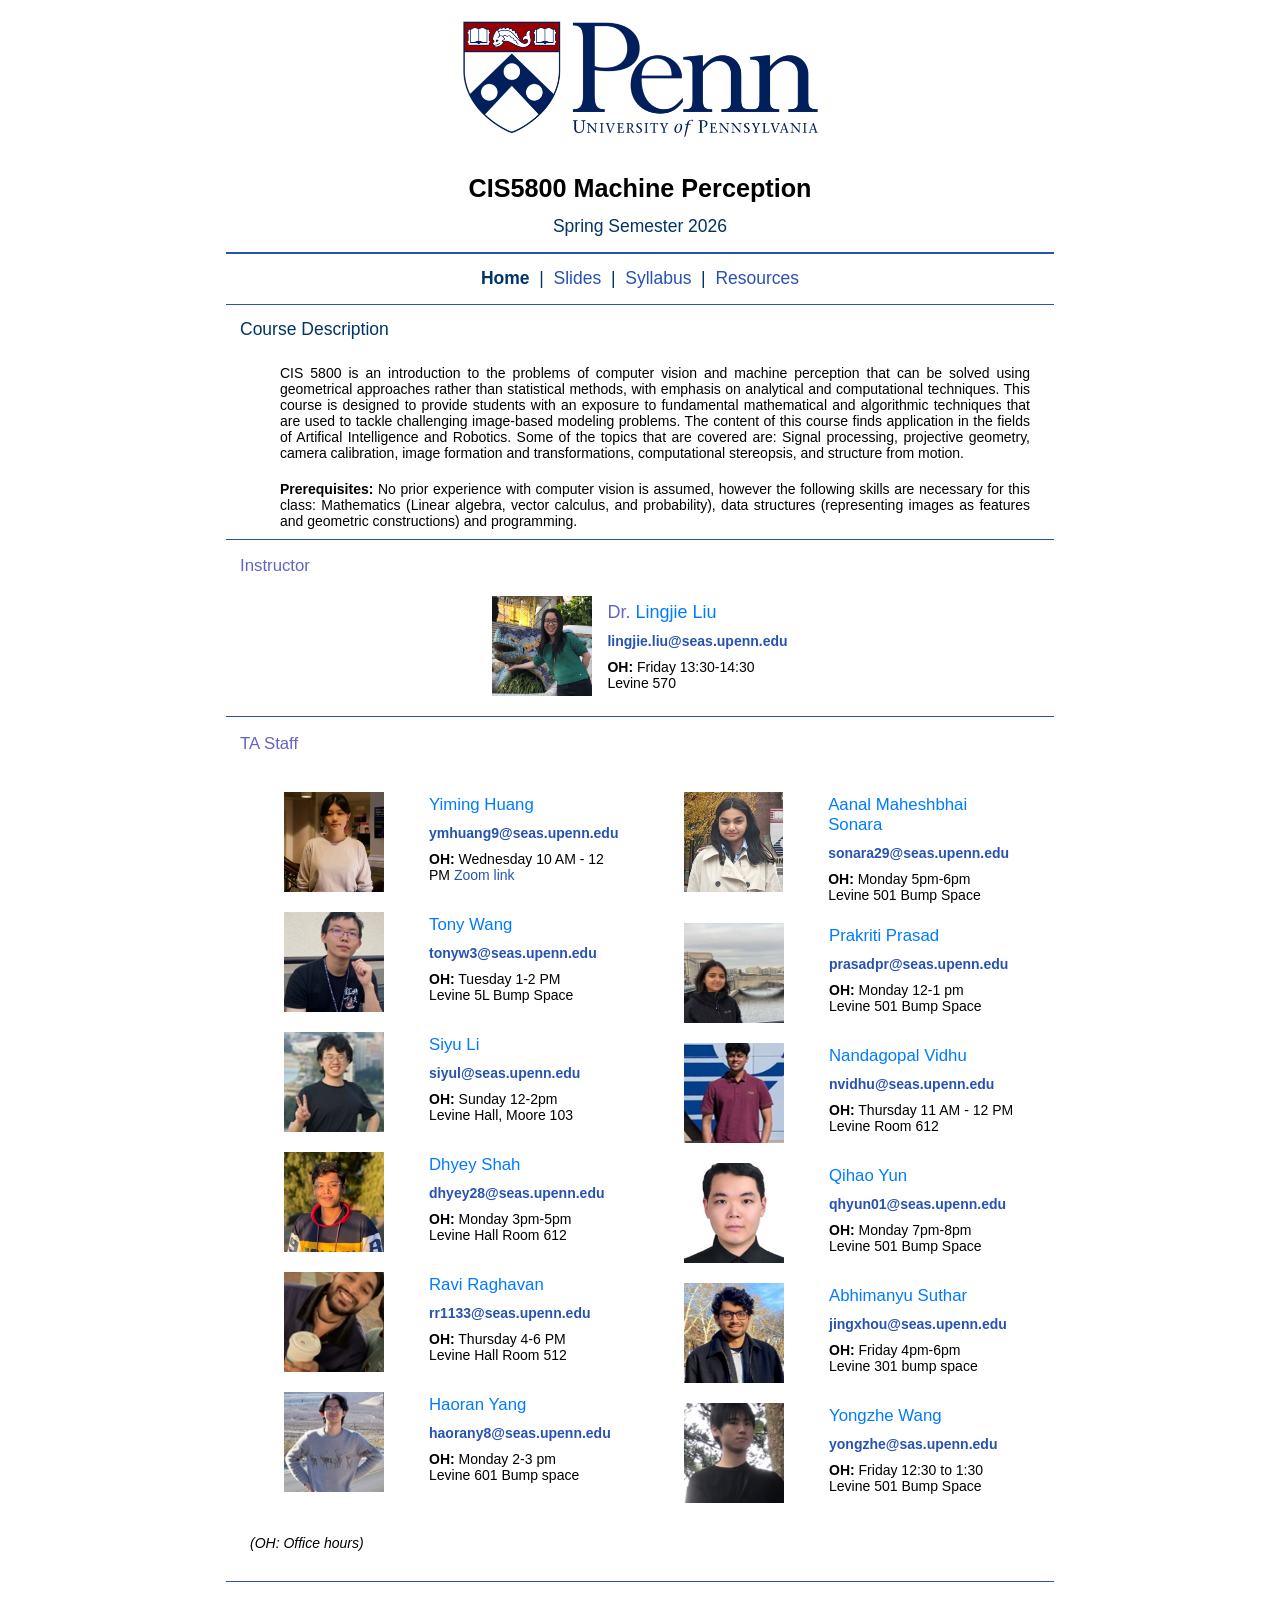
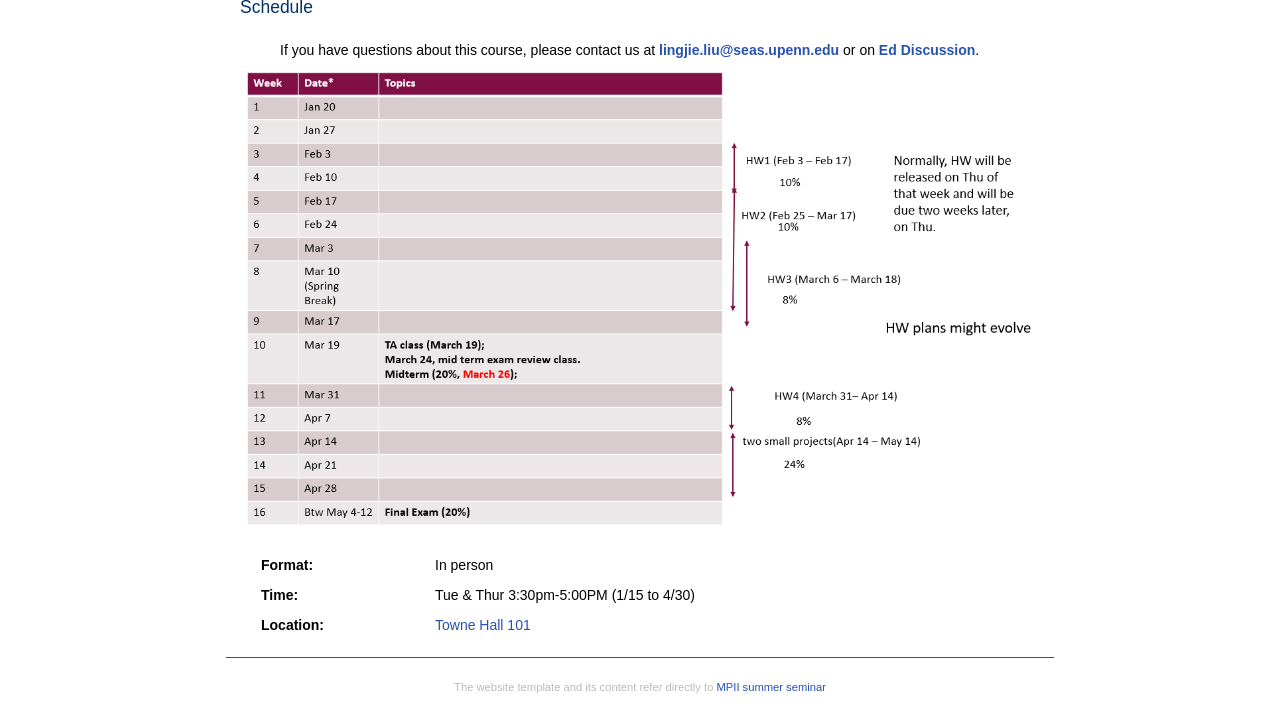
<file: index.html>
<!DOCTYPE html>
<html>

<meta http-equiv="content-type" content="text/html;charset=utf-8" />

<head>
	<meta http-equiv="Content-Type" content="text/html; charset=UTF-8">

	<title>CIS5800 Machine Perception – Spring Semester 2026</title>
	<link rel="shortcut icon" href="data/penn_logo.png">
	<link rel="stylesheet" type="text/css" href="data/gvv.css">
	<link rel="stylesheet" type="text/css" href="data/seminar.css">
</head>


<body data-new-gr-c-s-check-loaded="14.1121.0" data-gr-ext-installed="">
	<div id="wrap">
		<div style="text-align: center">
			<a href="https://www.upenn.edu/"><img src="data/full_penn_logo.png" alt="Logos of UPenn" width="400"></a>
		</div>

		<h1 style="text-align: center;">CIS5800 Machine Perception</h1>
		<h2 style="text-align: center;">Spring Semester 2026</h2>
		<hr>
		<hr>
		<h2 style="text-align: center;">
			<b>Home</b> &nbsp;|&nbsp;
			<a href="slides.html">Slides</a> &nbsp;|&nbsp;
			<a href="syllabus.html">Syllabus</a> &nbsp;|&nbsp;
			<a href="resource.html">Resources</a>
		</h2>
		<hr>
		<!-- Course Info -->
		<h2><a name="course-info">Course Description</a></h2>
		<p>CIS 5800 is an introduction to the problems of computer vision and machine perception that can be solved using geometrical approaches rather than statistical methods, with emphasis on analytical and computational techniques. This course is designed to provide students with an exposure to fundamental mathematical and algorithmic techniques that are used to tackle challenging image-based modeling problems. The content of this course finds application in the fields of Artifical Intelligence and Robotics. Some of the topics that are covered are: Signal processing, projective geometry, camera calibration, image formation and transformations, computational stereopsis, and structure from motion.</p>

		<p><b>Prerequisites:</b> No prior experience with computer vision is assumed, however the following skills are necessary for this class: Mathematics (Linear algebra, vector calculus, and probability), data structures (representing images as features and geometric constructions) and programming.</p>
		
		<!-- Instructor Info -->
		<hr>
		<h3>Instructor</h3>
		<div style="display: flex; align-items: center; justify-content: center; margin: 20px;">
			<img src="data/Lingjie_Liu.png" alt="Lingjie Liu" style="width: 100px; height: 100px; margin-right: 15px; object-fit: cover;">
			<div>
			  <h3 style="margin: 0; font-size: 18px; text-align: left;">
				Dr. <a href="https://lingjie0206.github.io/" style="text-decoration: none; color: #007bff;">Lingjie Liu</a>
			  </h3>
			  <p style="margin: 0; margin-left: -30px;"><b><a href="mailto:lingjie.liu@seas.upenn.edu">lingjie.liu@seas.upenn.edu</a></b></p>
			  <p style="margin: 0; margin-left: -30px;"><b>OH:</b> Friday 13:30-14:30<br>Levine 570</p>
			</div>
		  </div>

		<!-- TA Info -->
		 <hr>
		<h3>TA Staff</h3>
		<!--
		<div style="text-align: center">
			<img src="data/TA_Info.png" alt="Preliminary Syllabus:" width="100%"></a>
		</div>
		<br>-->

		<div id="ta-section">
			<table style="width: 100%; border-collapse: collapse;">
				<tr>
					<td style="width: 50%; vertical-align: top; padding: 0 10px;">
						<div class="ta" style="display: flex; align-items: top; margin: 20px;">
							<img src="data/TA_profiles/yiming.png" alt="TA Photo" class="ta-photo" style="width: 100px; height: 100px; margin-right: 15px; object-fit: cover;">
							<div style="margin-top: -7px;">
								<p style="margin: 0;"><a href="#" style="text-decoration: none; color: #007bff;font-size: 1.2em;">Yiming Huang</a></p>
								<p style="margin: 0;"><b><a href="mailto:ymhuang9@seas.upenn.edu">ymhuang9@seas.upenn.edu</a></b></p>
								<p style="margin: 0;"><b>OH:</b> Wednesday 10 AM - 12 PM <a href="https://upenn.zoom.us/j/8013153196">Zoom link</a> </p>
							</div>
						</div>
						<div class="ta" style="display: flex; align-items: top; margin: 20px;">
							<img src="data/TA_profiles/TonyWang.jpg" alt="TA Photo" class="ta-photo" style="width: 100px; height: 100px; margin-right: 15px; object-fit: cover;">
							<div style="margin-top: -7px;">
								<p style="margin: 0;"><a href="#" style="text-decoration: none; color: #007bff;font-size: 1.2em;">Tony Wang</a></p>
								<p style="margin: 0;"><b><a href="mailto:tonyw3@seas.upenn.edu">tonyw3@seas.upenn.edu</a></b></p>
								<p style="margin: 0;"><b>OH:</b> Tuesday 1-2 PM<br>Levine 5L Bump Space</p>
							</div>
						</div>
						<div class="ta" style="display: flex; align-items: top; margin: 20px;">
							<img src="data/TA_profiles/SiyuLi.jpg" alt="TA Photo" class="ta-photo" style="width: 100px; height: 100px; margin-right: 15px; object-fit: cover;">
							<div style="margin-top: -7px;">
								<p style="margin: 0;"><a href="#" style="text-decoration: none; color: #007bff;font-size: 1.2em;">Siyu Li</a></p>
								<p style="margin: 0;"><b><a href="mailto:siyul@seas.upenn.edu">siyul@seas.upenn.edu</a></b></p>
								<p style="margin: 0;"><b>OH:</b> Sunday 12-2pm<br>Levine Hall, Moore 103</p>
							</div>
						</div>
						<div class="ta" style="display: flex; align-items: top; margin: 20px;">
							<img src="data/TA_profiles/DhyeyShah.jpg" alt="TA Photo" class="ta-photo" style="width: 100px; height: 100px; margin-right: 15px; object-fit: cover;">
							<div style="margin-top: -7px;">
								<p style="margin: 0;"><a href="#" style="text-decoration: none; color: #007bff;font-size: 1.2em;">Dhyey Shah</a></p>
								<p style="margin: 0;"><b><a href="mailto:dhyey28@seas.upenn.edu">dhyey28@seas.upenn.edu</a></b></p>
								<p style="margin: 0;"><b>OH:</b> Monday 3pm-5pm<br>Levine Hall Room 612</p>
							</div>
						</div>
						<div class="ta" style="display: flex; align-items: top; margin: 20px;">
							<img src="data/TA_profiles/RaviRaghavan.jpg" alt="TA Photo" class="ta-photo" style="width: 100px; height: 100px; margin-right: 15px; object-fit: cover;">
							<div style="margin-top: -7px;">
								<p style="margin: 0;"><a href="#" style="text-decoration: none; color: #007bff;font-size: 1.2em;">Ravi Raghavan</a></p>
								<p style="margin: 0;"><b><a href="mailto:rr1133@seas.upenn.edu">rr1133@seas.upenn.edu</a></b></p>
								<p style="margin: 0;"><b>OH:</b> Thursday 4-6 PM<br>Levine Hall Room 512</p>
							</div>
						</div>
						<div class="ta" style="display: flex; align-items: top; margin: 20px;">
							<img src="data/TA_profiles/HaoranYang.jpg" alt="TA Photo" class="ta-photo" style="width: 100px; height: 100px; margin-right: 15px; object-fit: cover;">
							<div style="margin-top: -7px;">
								<p style="margin: 0;"><a href="#" style="text-decoration: none; color: #007bff;font-size: 1.2em;">Haoran Yang</a></p>
								<p style="margin: 0;"><b><a href="mailto:haorany8@seas.upenn.edu">haorany8@seas.upenn.edu</a></b></p>
								<p style="margin: 0;"><b>OH:</b> Monday 2-3 pm<br>Levine 601 Bump space</p>
							</div>
						</div>
					</td>
					<td style="width: 50%; vertical-align: top; padding: 0 10px;">
						<div class="ta" style="display: flex; align-items: top; margin: 20px;">
							<img src="data/TA_profiles/AanalSonara.jpg" alt="TA Photo" class="ta-photo" style="width: 100px; height: 100px; margin-right: 15px; object-fit: cover;">
							<div style="margin-top: -7px;">
								<p style="margin: 0;"><a href="#" style="text-decoration: none; color: #007bff;font-size: 1.2em;">Aanal Maheshbhai Sonara</a></p>
								<p style="margin: 0;"><b><a href="mailto:sonara29@seas.upenn.edu">sonara29@seas.upenn.edu</a></b></p>
								<p style="margin: 0;"><b>OH:</b> Monday 5pm-6pm<br>Levine 501 Bump Space</p>
							</div>
						</div>
						<div class="ta" style="display: flex; align-items: top; margin: 20px;">
							<img src="data/TA_profiles/prakriti.jpg" alt="TA Photo" class="ta-photo" style="width: 100px; height: 100px; margin-right: 15px; object-fit: cover;">
							<div style="margin-top: -7px;">
								<p style="margin: 0;"><a href="#" style="text-decoration: none; color: #007bff;font-size: 1.2em;">Prakriti Prasad</a></p>
								<p style="margin: 0;"><b><a href="mailto:prasadpr@seas.upenn.edu">prasadpr@seas.upenn.edu</a></b></p>
								<p style="margin: 0;"><b>OH:</b> Monday 12-1 pm<br>Levine 501 Bump Space</p>
							</div>
						</div>
						<div class="ta" style="display: flex; align-items: top; margin: 20px;">
							<img src="data/TA_profiles/NandagopalVidhu.jpg" alt="TA Photo" class="ta-photo" style="width: 100px; height: 100px; margin-right: 15px; object-fit: cover;">
							<div style="margin-top: -7px;">
								<p style="margin: 0;"><a href="#" style="text-decoration: none; color: #007bff;font-size: 1.2em;">Nandagopal Vidhu</a></p>
								<p style="margin: 0;"><b><a href="mailto:nvidhu@seas.upenn.edu">nvidhu@seas.upenn.edu</a></b></p>
								<p style="margin: 0;"><b>OH:</b> Thursday 11 AM - 12 PM<br>Levine Room 612</p>
							</div>
						</div>
						<div class="ta" style="display: flex; align-items: top; margin: 20px;">
							<img src="data/TA_profiles/HoraceYun.jpg" alt="TA Photo" class="ta-photo" style="width: 100px; height: 100px; margin-right: 15px; object-fit: cover;">
							<div style="margin-top: -7px;">
								<p style="margin: 0;"><a href="#" style="text-decoration: none; color: #007bff;font-size: 1.2em;">Qihao Yun</a></p>
								<p style="margin: 0;"><b><a href="mailto:qhyun01@seas.upenn.edu">qhyun01@seas.upenn.edu</a></b></p>
								<p style="margin: 0;"><b>OH:</b> Monday 7pm-8pm<br>Levine 501 Bump Space</p>
							</div>
						</div>
						<div class="ta" style="display: flex; align-items: top; margin: 20px;">
							<img src="data/TA_profiles/AbhimanyuSuthar.jpg" alt="TA Photo" class="ta-photo" style="width: 100px; height: 100px; margin-right: 15px; object-fit: cover;">
							<div style="margin-top: -7px;">
								<p style="margin: 0;"><a href="#" style="text-decoration: none; color: #007bff;font-size: 1.2em;">Abhimanyu Suthar</a></p>
								<p style="margin: 0;"><b><a href="mailto:jingxhou@seas.upenn.edu">jingxhou@seas.upenn.edu</a></b></p>
								<p style="margin: 0;"><b>OH:</b> Friday 4pm-6pm<br>Levine 301 bump space</p>
							</div>
						</div>
						<div class="ta" style="display: flex; align-items: top; margin: 20px;">
							<img src="data/TA_profiles/YongzheWang.jpg" alt="TA Photo" class="ta-photo" style="width: 100px; height: 100px; margin-right: 15px; object-fit: cover;">
							<div style="margin-top: -7px;">
								<p style="margin: 0;"><a href="#" style="text-decoration: none; color: #007bff;font-size: 1.2em;">Yongzhe Wang</a></p>
								<p style="margin: 0;"><b><a href="mailto:yongzhe@sas.upenn.edu">yongzhe@sas.upenn.edu</a></b></p>
								<p style="margin: 0;"><b>OH:</b> Friday 12:30 to 1:30<br>Levine 501 Bump Space</p>
							</div>
						</div>
					</td>
				</tr>
			</table>
		</div>
		<p style="margin-top: -15px; margin-bottom: 30px; margin-left: -20px; font-style: italic;">(OH: Office hours)</p>
		<hr>
		<h2>Schedule</h2>
		

		<p>
			If you have questions about this course, please contact us at
			<b><a href="mailto:lingjie0206@seas.upenn.edu">lingjie.liu@seas.upenn.edu</a></b> or on <b><a
					href="https://edstem.org/us/courses/93331/">Ed Discussion</a></b>.
		</p>

		<div style="text-align: center">
			<img src="data/Syllabus.png" alt="Preliminary Syllabus:" width="100%"></a>
		</div>

		<table>
			<tbody>
				<tr>
					<td class="head" style="width: 160px;">
						Format:
					</td>
					<td>
						In person
					</td>
				</tr>
				<tr>
					<td class="head" style="width: 160px;">
						Time:
					</td>
					<td>
						Tue & Thur 3:30pm-5:00PM (1/15 to 4/30)
					</td>
				</tr>
				<tr>
					<td class="head">
						Location:
					</td>
					<td>
						<a
							href="https://facilities.upenn.edu/maps/locations/towne-building"> Towne Hall
							101</a>
					</td>
				</tr>

			</tbody>
		</table>
		<hr>

		<div id="footer">
			The website template and its content refer directly to <a
				href="https://vcai.mpi-inf.mpg.de/teaching/vcai_seminar_2023/index.html">MPII summer seminar</a> <br>
		</div>

	</div>
</body><grammarly-desktop-integration data-grammarly-shadow-root="true"><template shadowrootmode="open">
		<style>
			div.grammarly-desktop-integration {
				position: absolute;
				width: 1px;
				height: 1px;
				padding: 0;
				margin: -1px;
				overflow: hidden;
				clip: rect(0, 0, 0, 0);
				white-space: nowrap;
				border: 0;
				-moz-user-select: none;
				-webkit-user-select: none;
				-ms-user-select: none;
				user-select: none;
			}

			div.grammarly-desktop-integration:before {
				content: attr(data-content);
			}
		</style>
		<div aria-label="grammarly-integration" role="group" tabindex="-1" class="grammarly-desktop-integration"
			data-content="{&quot;mode&quot;:&quot;full&quot;,&quot;isActive&quot;:true,&quot;isUserDisabled&quot;:false}">
		</div>
	</template></grammarly-desktop-integration>

</html>
</file>
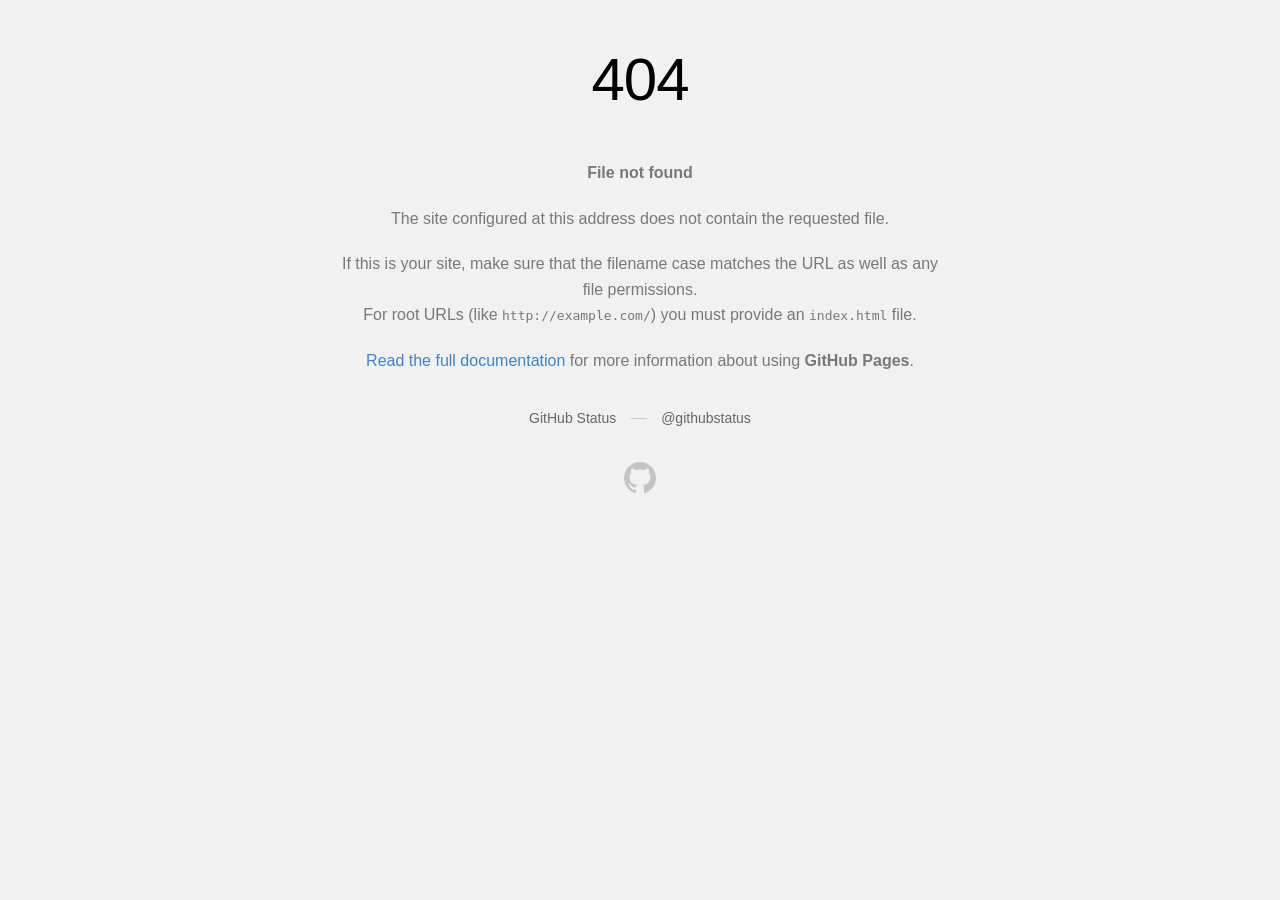
<file: favicon.html>
<!DOCTYPE html>
<html>
  <head>
    <meta http-equiv="Content-type" content="text/html; charset=utf-8">
    <meta http-equiv="Content-Security-Policy" content="default-src 'none'; style-src 'unsafe-inline'; img-src data:; connect-src 'self'">
    <title>Page not found &middot; GitHub Pages</title>
    <style type="text/css" media="screen">
      body {
        background-color: #f1f1f1;
        margin: 0;
        font-family: "Helvetica Neue", Helvetica, Arial, sans-serif;
      }

      .container { margin: 50px auto 40px auto; width: 600px; text-align: center; }

      a { color: #4183c4; text-decoration: none; }
      a:hover { text-decoration: underline; }

      h1 { width: 800px; position:relative; left: -100px; letter-spacing: -1px; line-height: 60px; font-size: 60px; font-weight: 100; margin: 0px 0 50px 0; text-shadow: 0 1px 0 #fff; }
      p { color: rgba(0, 0, 0, 0.5); margin: 20px 0; line-height: 1.6; }

      ul { list-style: none; margin: 25px 0; padding: 0; }
      li { display: table-cell; font-weight: bold; width: 1%; }

      .logo { display: inline-block; margin-top: 35px; }
      .logo-img-2x { display: none; }
      @media
      only screen and (-webkit-min-device-pixel-ratio: 2),
      only screen and (   min--moz-device-pixel-ratio: 2),
      only screen and (     -o-min-device-pixel-ratio: 2/1),
      only screen and (        min-device-pixel-ratio: 2),
      only screen and (                min-resolution: 192dpi),
      only screen and (                min-resolution: 2dppx) {
        .logo-img-1x { display: none; }
        .logo-img-2x { display: inline-block; }
      }

      #suggestions {
        margin-top: 35px;
        color: #ccc;
      }
      #suggestions a {
        color: #666666;
        font-weight: 200;
        font-size: 14px;
        margin: 0 10px;
      }

    </style>
  </head>
  <body>

    <div class="container">

      <h1>404</h1>
      <p><strong>File not found</strong></p>

      <p>
        The site configured at this address does not
        contain the requested file.
      </p>

      <p>
        If this is your site, make sure that the filename case matches the URL
        as well as any file permissions.<br>
        For root URLs (like <code>http://example.com/</code>) you must provide an
        <code>index.html</code> file.
      </p>

      <p>
        <a href="https://help.github.com/pages/">Read the full documentation</a>
        for more information about using <strong>GitHub Pages</strong>.
      </p>

      <div id="suggestions">
        <a href="https://githubstatus.com">GitHub Status</a> &mdash;
        <a href="https://twitter.com/githubstatus">@githubstatus</a>
      </div>

      <a href="/" class="logo logo-img-1x">
        <img width="32" height="32" title="" alt="" src="[data-uri]">
      </a>

      <a href="/" class="logo logo-img-2x">
        <img width="32" height="32" title="" alt="" src="[data-uri]">
      </a>
    </div>
  </body>
</html>
</file>
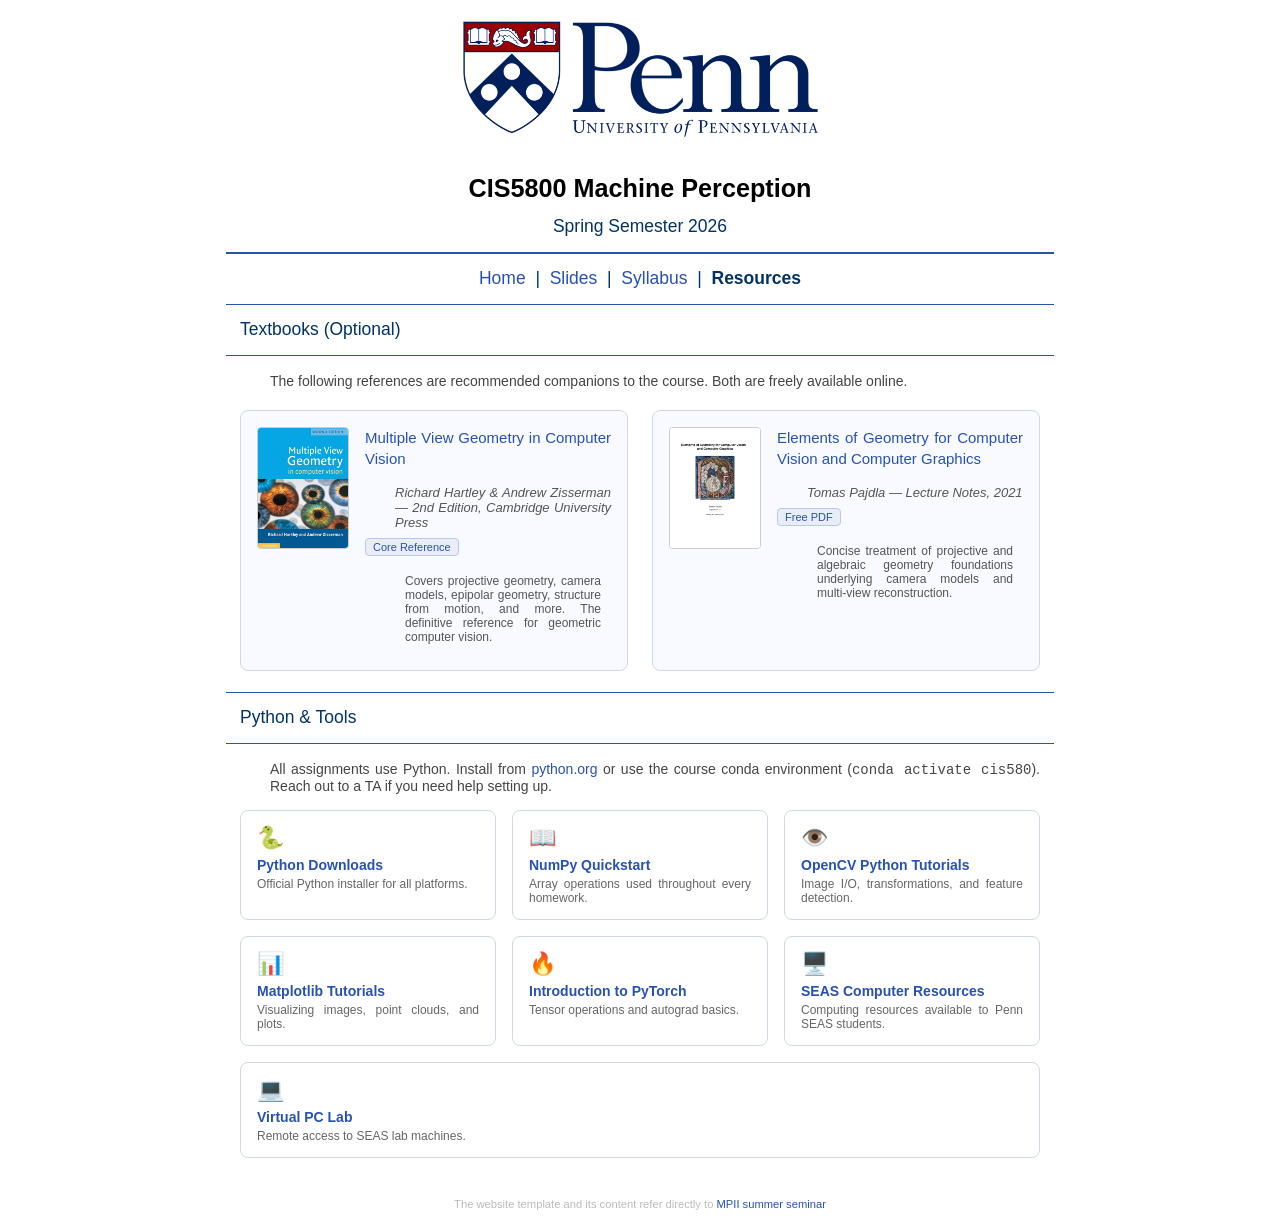
<file: resource.html>
<!DOCTYPE html>
<html>

<meta http-equiv="content-type" content="text/html;charset=utf-8" />
<head>
	<meta http-equiv="Content-Type" content="text/html; charset=UTF-8">
	<link rel="shortcut icon" href="data/penn_logo.png">
	<title>CIS5800 Machine Perception - Spring Semester 2026</title>
	<link rel="stylesheet" type="text/css" href="data/gvv.css">
	<link rel="stylesheet" type="text/css" href="data/seminar.css">
	<style>
		/* ── Textbook cards ── */
		.book-grid {
			display: flex;
			gap: 24px;
			flex-wrap: wrap;
			margin: 1.5em 0;
		}
		.book-card {
			display: flex;
			align-items: flex-start;
			gap: 16px;
			border: 1px solid #d0d7e3;
			border-radius: 8px;
			padding: 16px;
			flex: 1 1 320px;
			background: #f8faff;
			transition: box-shadow 0.2s;
		}
		.book-card:hover {
			box-shadow: 0 4px 14px rgba(39,82,178,0.15);
		}
		.book-cover {
			width: 90px;
			min-width: 90px;
			height: 120px;
			object-fit: cover;
			border-radius: 4px;
			border: 1px solid #ccc;
			background: #e8edf5;
		}
		.book-cover-placeholder {
			width: 90px;
			min-width: 90px;
			height: 120px;
			border-radius: 4px;
			border: 1px solid #ccc;
			background: linear-gradient(135deg, #2752b2 0%, #5b7fcb 100%);
			display: flex;
			align-items: center;
			justify-content: center;
			color: white;
			font-size: 11px;
			font-weight: bold;
			text-align: center;
			padding: 8px;
			box-sizing: border-box;
		}
		.book-info h3 {
			margin: 0 0 6px 0;
			font-size: 15px;
			line-height: 1.4;
		}
		.book-info h3 a {
			color: #2752b2;
			text-decoration: none;
		}
		.book-info h3 a:hover { text-decoration: underline; }
		.book-info .authors {
			font-size: 13px;
			color: #555;
			margin: 0 0 8px 0;
			font-style: italic;
		}
		.book-info .badge {
			display: inline-block;
			font-size: 11px;
			background: #e8edf8;
			color: #2752b2;
			border-radius: 4px;
			padding: 2px 7px;
			border: 1px solid #b8c8e8;
		}

		/* ── Resource link cards ── */
		.resource-grid {
			display: flex;
			gap: 16px;
			flex-wrap: wrap;
			margin: 1.2em 0;
		}
		.resource-card {
			flex: 1 1 200px;
			border: 1px solid #d0d7e3;
			border-radius: 8px;
			padding: 14px 16px;
			background: #fff;
			transition: box-shadow 0.2s, border-color 0.2s;
		}
		.resource-card:hover {
			box-shadow: 0 3px 10px rgba(39,82,178,0.12);
			border-color: #2752b2;
		}
		.resource-card .rc-icon {
			font-size: 22px;
			margin-bottom: 6px;
		}
		.resource-card .rc-title {
			font-weight: bold;
			font-size: 14px;
			margin-bottom: 4px;
		}
		.resource-card .rc-title a {
			color: #2752b2;
			text-decoration: none;
		}
		.resource-card .rc-title a:hover { text-decoration: underline; }
		.resource-card .rc-desc {
			font-size: 12px;
			color: #666;
		}

		/* ── Section header ── */
		.section-intro {
			font-size: 14px;
			color: #444;
			margin: 0.5em 0 1em 0;
		}
	</style>
</head>

<body>

	<div id="wrap">
		<div style="text-align: center">
			<a href="https://www.upenn.edu/"><img src="data/full_penn_logo.png" alt="Logos of UPenn" width="400"></a>
		</div>

		<h1 style="text-align: center;">CIS5800 Machine Perception</h1>
		<h2 style="text-align: center;">Spring Semester 2026</h2>
		<hr>
		<hr>
		<h2 style="text-align: center;">
			<a href="index.html">Home</a> &nbsp;|&nbsp;
			<a href="slides.html">Slides</a> &nbsp;|&nbsp;
			<a href="syllabus.html">Syllabus</a> &nbsp;|&nbsp;
			<b>Resources</b>
		</h2>
		<hr>

		<!-- ══ TEXTBOOKS ══ -->
		<h2><a name="textbooks">Textbooks (Optional)</a></h2>
		<hr>
		<p class="section-intro">The following references are recommended companions to the course. Both are freely available online.</p>

		<div class="book-grid">

			<div class="book-card">
				<img class="book-cover"
					src="data/resources/multi-view-geometry-in-cv.jpg"
					alt="Multiple View Geometry book cover">
				<div class="book-info">
					<h3><a href="https://www.robots.ox.ac.uk/~vgg/hzbook/">Multiple View Geometry in Computer Vision</a></h3>
					<p class="authors">Richard Hartley &amp; Andrew Zisserman &mdash; 2nd Edition, Cambridge University Press</p>
					<span class="badge">Core Reference</span>
					<p style="font-size:12px; color:#555; margin-top:8px;">Covers projective geometry, camera models, epipolar geometry, structure from motion, and more. The definitive reference for geometric computer vision.</p>
				</div>
			</div>

			<div class="book-card">
				<img class="book-cover"
					src="data/resources/elements-geometry.png"
					alt="Elements of Geometry book cover">
				<div class="book-info">
					<h3><a href="https://cw.fel.cvut.cz/b232/_media/courses/gvg/pajdla-gvg-lecture-2021.pdf">Elements of Geometry for Computer Vision and Computer Graphics</a></h3>
					<p class="authors">Tomas Pajdla &mdash; Lecture Notes, 2021</p>
					<span class="badge">Free PDF</span>
					<p style="font-size:12px; color:#555; margin-top:8px;">Concise treatment of projective and algebraic geometry foundations underlying camera models and multi-view reconstruction.</p>
				</div>
			</div>

		</div>

		<!-- ══ PYTHON & TOOLS ══ -->
		<hr>
		<h2><a name="python">Python &amp; Tools</a></h2>
		<hr>
		<p class="section-intro">
			All assignments use Python. Install from <a href="https://www.python.org/downloads/">python.org</a> or use the course conda environment (<code>conda activate cis580</code>). Reach out to a TA if you need help setting up.
		</p>

		<div class="resource-grid">

			<div class="resource-card">
				<div class="rc-icon">&#x1F40D;</div>
				<div class="rc-title"><a href="https://www.python.org/downloads/">Python Downloads</a></div>
				<div class="rc-desc">Official Python installer for all platforms.</div>
			</div>

			<div class="resource-card">
				<div class="rc-icon">&#x1F4D6;</div>
				<div class="rc-title"><a href="https://numpy.org/doc/stable/user/quickstart.html">NumPy Quickstart</a></div>
				<div class="rc-desc">Array operations used throughout every homework.</div>
			</div>

			<div class="resource-card">
				<div class="rc-icon">&#x1F441;&#xFE0F;</div>
				<div class="rc-title"><a href="https://docs.opencv.org/4.x/d6/d00/tutorial_py_root.html">OpenCV Python Tutorials</a></div>
				<div class="rc-desc">Image I/O, transformations, and feature detection.</div>
			</div>

			<div class="resource-card">
				<div class="rc-icon">&#x1F4CA;</div>
				<div class="rc-title"><a href="https://matplotlib.org/stable/tutorials/index.html">Matplotlib Tutorials</a></div>
				<div class="rc-desc">Visualizing images, point clouds, and plots.</div>
			</div>

			<div class="resource-card">
				<div class="rc-icon">&#x1F525;</div>
				<div class="rc-title"><a href="https://pytorch.org/tutorials/beginner/nlp/pytorch_tutorial.html">Introduction to PyTorch</a></div>
				<div class="rc-desc">Tensor operations and autograd basics.</div>
			</div>

			<div class="resource-card">
				<div class="rc-icon">&#x1F5A5;&#xFE0F;</div>
				<div class="rc-title"><a href="http://www.seas.upenn.edu/cets/answers/big-picture.html">SEAS Computer Resources</a></div>
				<div class="rc-desc">Computing resources available to Penn SEAS students.</div>
			</div>

			<div class="resource-card">
				<div class="rc-icon">&#x1F4BB;</div>
				<div class="rc-title"><a href="http://www.seas.upenn.edu/cets/answers/virtualLab.html">Virtual PC Lab</a></div>
				<div class="rc-desc">Remote access to SEAS lab machines.</div>
			</div>

		</div>

	</div>

	<div id="footer">
		The website template and its content refer directly to <a href="https://vcai.mpi-inf.mpg.de/teaching/vcai_seminar_2023/index.html">MPII summer seminar</a> <br>
	</div>

</body>

</html>
</file>
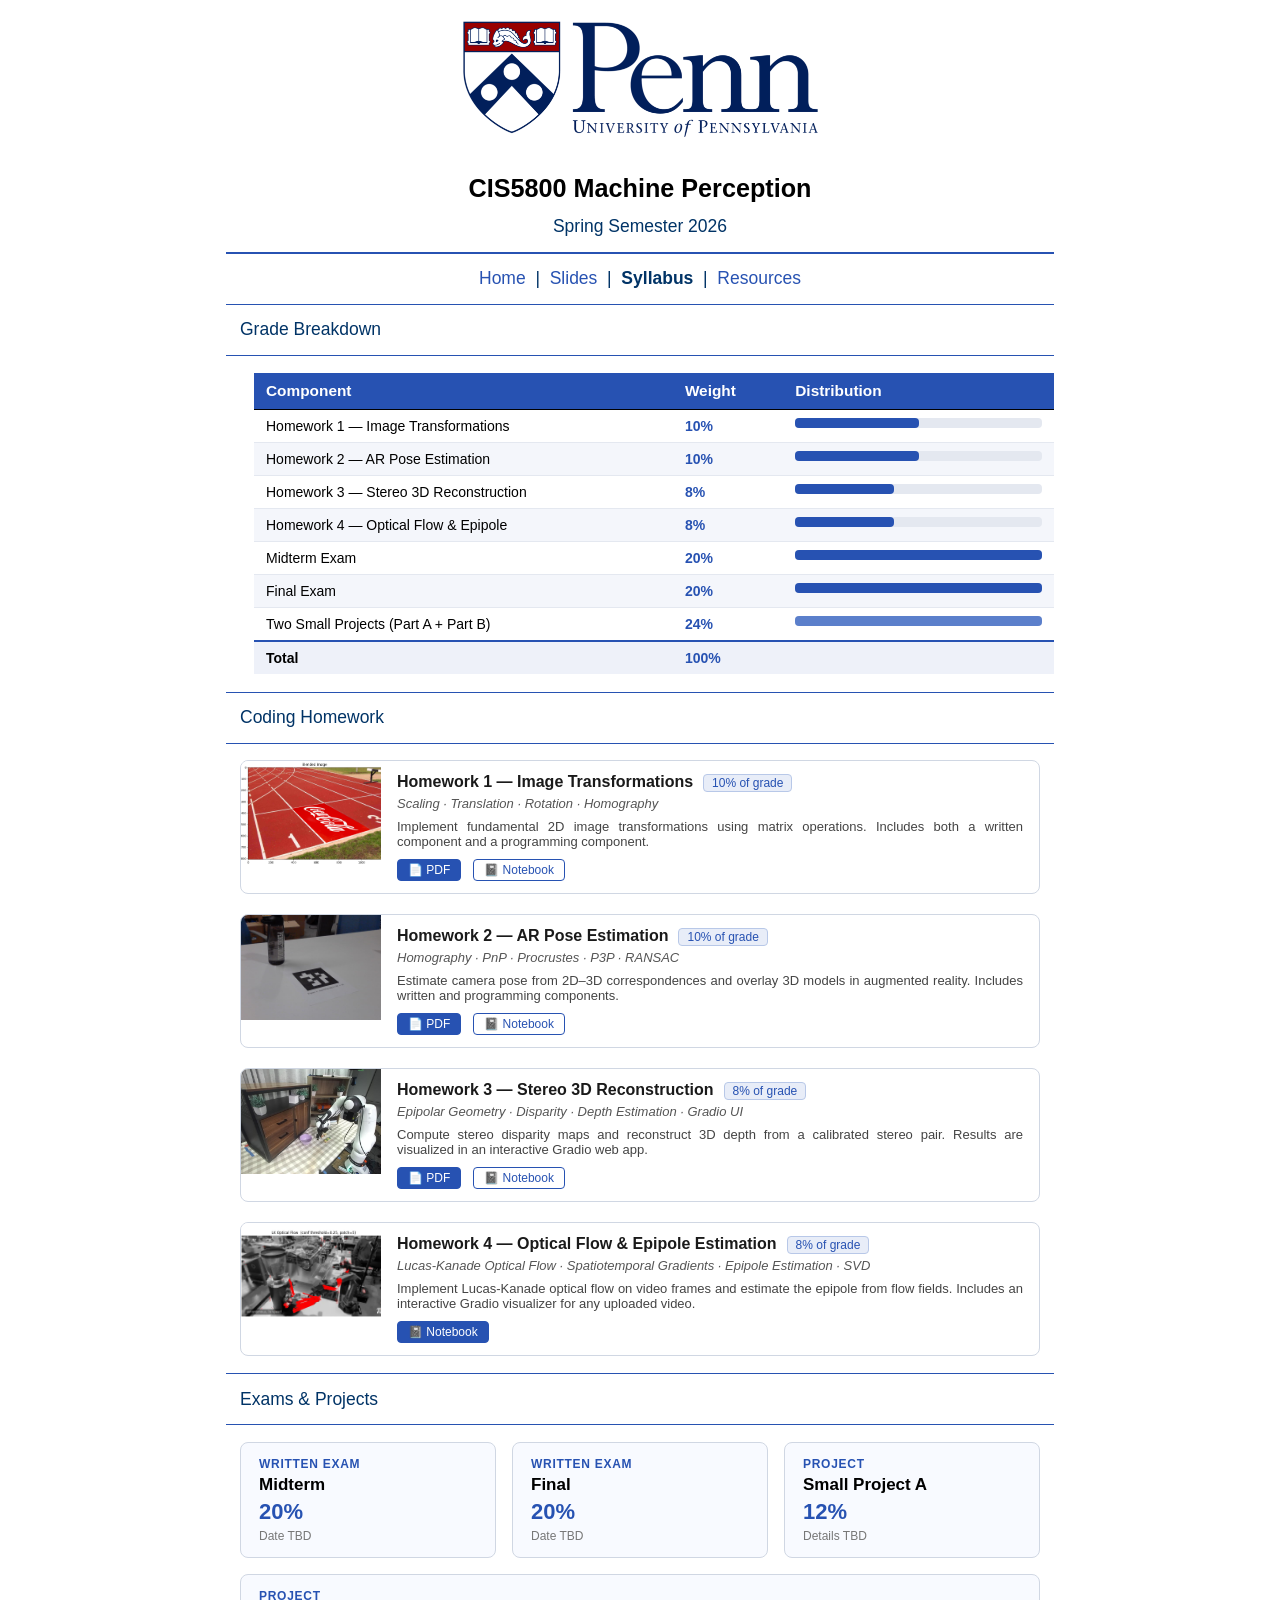
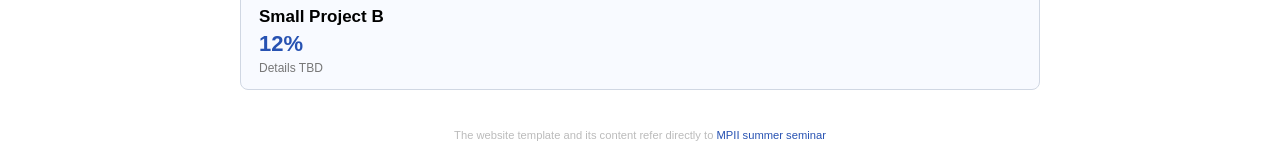
<file: syllabus.html>
<!DOCTYPE html>
<html>

<meta http-equiv="content-type" content="text/html;charset=utf-8" />
<head>
	<meta http-equiv="Content-Type" content="text/html; charset=UTF-8">
	<link rel="shortcut icon" href="data/penn_logo.png">
	<title>CIS5800 Machine Perception - Spring Semester 2026</title>
	<link rel="stylesheet" type="text/css" href="data/gvv.css">
	<link rel="stylesheet" type="text/css" href="data/seminar.css">
	<style>
		/* ── Grade breakdown ── */
		.grade-table {
			width: 100%;
			border-collapse: collapse;
			margin: 1.2em 0;
			font-size: 14px;
		}
		.grade-table th {
			background: #2752b2;
			color: #fff;
			padding: 9px 12px;
			text-align: left;
			font-weight: 600;
		}
		.grade-table td {
			padding: 8px 12px;
			border-bottom: 1px solid #e4e8f0;
			vertical-align: middle;
		}
		.grade-table tr:last-child td { border-bottom: none; }
		.grade-table tr:nth-child(even) td { background: #f4f6fb; }
		.grade-bar-wrap {
			background: #e4e8f0;
			border-radius: 4px;
			height: 10px;
			min-width: 120px;
		}
		.grade-bar {
			height: 10px;
			border-radius: 4px;
			background: #2752b2;
		}
		.pct-label {
			font-weight: bold;
			color: #2752b2;
			min-width: 38px;
			display: inline-block;
		}
		.grade-total td {
			font-weight: bold;
			background: #eef1f9 !important;
			border-top: 2px solid #2752b2;
		}

		/* ── Homework cards ── */
		.hw-grid {
			display: flex;
			flex-direction: column;
			gap: 20px;
			margin: 1.2em 0;
		}
		.hw-card {
			display: flex;
			border: 1px solid #d0d7e3;
			border-radius: 8px;
			overflow: hidden;
			background: #fff;
			transition: box-shadow 0.2s;
		}
		.hw-card:hover {
			box-shadow: 0 4px 14px rgba(39,82,178,0.13);
		}
		.hw-thumb {
			width: 140px;
			min-width: 140px;
			height: 105px;
			object-fit: cover;
			display: block;
			background: #e0e6f4;
		}
		.hw-thumb-placeholder {
			width: 140px;
			min-width: 140px;
			height: 105px;
			background: linear-gradient(135deg, #2752b2 0%, #7090d0 100%);
			display: flex;
			align-items: center;
			justify-content: center;
			color: white;
			font-size: 28px;
		}
		.hw-body {
			padding: 12px 16px;
			flex: 1;
		}
		.hw-header {
			display: flex;
			align-items: baseline;
			gap: 10px;
			margin-bottom: 4px;
		}
		.hw-title {
			font-size: 16px;
			font-weight: bold;
			color: #1a1a1a;
		}
		.hw-badge {
			font-size: 12px;
			background: #e8edf8;
			color: #2752b2;
			border: 1px solid #b8c8e8;
			border-radius: 4px;
			padding: 1px 8px;
			white-space: nowrap;
		}
		.hw-topics {
			font-size: 13px;
			color: #555;
			margin-bottom: 8px;
			font-style: italic;
		}
		.hw-desc {
			font-size: 13px;
			color: #444;
			margin-bottom: 10px;
		}
		.hw-links a {
			display: inline-block;
			margin-right: 8px;
			font-size: 12px;
			padding: 3px 10px;
			border-radius: 4px;
			text-decoration: none;
			border: 1px solid #2752b2;
			color: #2752b2;
			transition: background 0.15s, color 0.15s;
		}
		.hw-links a:hover {
			background: #2752b2;
			color: #fff;
		}
		.hw-links a.primary {
			background: #2752b2;
			color: #fff;
		}
		.hw-links a.primary:hover {
			background: #1a3a8f;
		}

		/* ── Exam / Project cards ── */
		.eval-grid {
			display: flex;
			gap: 16px;
			flex-wrap: wrap;
			margin: 1.2em 0;
		}
		.eval-card {
			flex: 1 1 180px;
			border: 1px solid #d0d7e3;
			border-radius: 8px;
			padding: 14px 18px;
			background: #f8faff;
		}
		.eval-card .ec-label {
			font-size: 12px;
			text-transform: uppercase;
			letter-spacing: 0.06em;
			color: #2752b2;
			font-weight: 600;
			margin-bottom: 4px;
		}
		.eval-card .ec-title {
			font-size: 17px;
			font-weight: bold;
			margin-bottom: 4px;
		}
		.eval-card .ec-pct {
			font-size: 22px;
			font-weight: bold;
			color: #2752b2;
		}
		.eval-card .ec-note {
			font-size: 12px;
			color: #777;
			margin-top: 4px;
		}
	</style>
</head>

<body>
	<div id="wrap">
		<div style="text-align: center">
			<a href="https://www.upenn.edu/"><img src="data/full_penn_logo.png" alt="Logos of UPenn" width="400"></a>
		</div>

		<h1 style="text-align: center;">CIS5800 Machine Perception</h1>
		<h2 style="text-align: center;">Spring Semester 2026</h2>
		<hr>
		<hr>
		<h2 style="text-align: center;">
			<a href="index.html">Home</a> &nbsp;|&nbsp;
			<a href="slides.html">Slides</a> &nbsp;|&nbsp;
			<b>Syllabus</b> &nbsp;|&nbsp;
			<a href="resource.html">Resources</a>
		</h2>
		<hr>

		<!-- ══ GRADE BREAKDOWN ══ -->
		<h2>Grade Breakdown</h2>
		<hr>

		<table class="grade-table">
			<thead>
				<tr>
					<th>Component</th>
					<th>Weight</th>
					<th style="min-width:160px;">Distribution</th>
				</tr>
			</thead>
			<tbody>
				<tr>
					<td>Homework 1 &mdash; Image Transformations</td>
					<td><span class="pct-label">10%</span></td>
					<td><div class="grade-bar-wrap"><div class="grade-bar" style="width:50%"></div></div></td>
				</tr>
				<tr>
					<td>Homework 2 &mdash; AR Pose Estimation</td>
					<td><span class="pct-label">10%</span></td>
					<td><div class="grade-bar-wrap"><div class="grade-bar" style="width:50%"></div></div></td>
				</tr>
				<tr>
					<td>Homework 3 &mdash; Stereo 3D Reconstruction</td>
					<td><span class="pct-label">8%</span></td>
					<td><div class="grade-bar-wrap"><div class="grade-bar" style="width:40%"></div></div></td>
				</tr>
				<tr>
					<td>Homework 4 &mdash; Optical Flow &amp; Epipole</td>
					<td><span class="pct-label">8%</span></td>
					<td><div class="grade-bar-wrap"><div class="grade-bar" style="width:40%"></div></div></td>
				</tr>
				<tr>
					<td>Midterm Exam</td>
					<td><span class="pct-label">20%</span></td>
					<td><div class="grade-bar-wrap"><div class="grade-bar" style="width:100%"></div></div></td>
				</tr>
				<tr>
					<td>Final Exam</td>
					<td><span class="pct-label">20%</span></td>
					<td><div class="grade-bar-wrap"><div class="grade-bar" style="width:100%"></div></div></td>
				</tr>
				<tr>
					<td>Two Small Projects (Part A + Part B)</td>
					<td><span class="pct-label">24%</span></td>
					<td><div class="grade-bar-wrap"><div class="grade-bar" style="width:100%; background:#5b7fcb;"></div></div></td>
				</tr>
				<tr class="grade-total">
					<td>Total</td>
					<td><span class="pct-label">100%</span></td>
					<td></td>
				</tr>
			</tbody>
		</table>

		<!-- ══ HOMEWORK ══ -->
		<hr>
		<h2>Coding Homework</h2>
		<hr>

		<div class="hw-grid">

			<!-- HW1 -->
			<div class="hw-card">
				<img class="hw-thumb"
					src="data/hw_previews/hw1.png"
					alt="HW1 preview"
					onerror="this.style.display='none';this.nextElementSibling.style.display='flex';">
				<div class="hw-thumb-placeholder" style="display:none;">&#x1F5BC;&#xFE0F;</div>
				<div class="hw-body">
					<div class="hw-header">
						<span class="hw-title">Homework 1 &mdash; Image Transformations</span>
						<span class="hw-badge">10% of grade</span>
					</div>
					<div class="hw-topics">Scaling &middot; Translation &middot; Rotation &middot; Homography</div>
					<div class="hw-desc">Implement fundamental 2D image transformations using matrix operations. Includes both a written component and a programming component.</div>
					<div class="hw-links">
						<a class="primary" href="data/homeworks/hw1-coding.pdf">&#x1F4C4; PDF</a>
						<a href="data/homeworks/hw1-notebook.ipynb">&#x1F4D3; Notebook</a>
					</div>
				</div>
			</div>

			<!-- HW2 -->
			<div class="hw-card">
				<img class="hw-thumb"
					src="data/hw_previews/hw2.jpg"
					alt="HW2 preview"
					onerror="this.style.display='none';this.nextElementSibling.style.display='flex';">
				<div class="hw-thumb-placeholder" style="display:none;">&#x1F4F7;</div>
				<div class="hw-body">
					<div class="hw-header">
						<span class="hw-title">Homework 2 &mdash; AR Pose Estimation</span>
						<span class="hw-badge">10% of grade</span>
					</div>
					<div class="hw-topics">Homography &middot; PnP &middot; Procrustes &middot; P3P &middot; RANSAC</div>
					<div class="hw-desc">Estimate camera pose from 2D–3D correspondences and overlay 3D models in augmented reality. Includes written and programming components.</div>
					<div class="hw-links">
						<a class="primary" href="data/homeworks/hw2-coding.pdf">&#x1F4C4; PDF</a>
						<a href="data/homeworks/hw2-notebook.ipynb">&#x1F4D3; Notebook</a>
					</div>
				</div>
			</div>

			<!-- HW3 -->
			<div class="hw-card">
				<img class="hw-thumb"
					src="data/hw_previews/hw3.jpg"
					alt="HW3 stereo pair preview"
					onerror="this.style.display='none';this.nextElementSibling.style.display='flex';">
				<div class="hw-thumb-placeholder" style="display:none;">&#x1F4F8;</div>
				<div class="hw-body">
					<div class="hw-header">
						<span class="hw-title">Homework 3 &mdash; Stereo 3D Reconstruction</span>
						<span class="hw-badge">8% of grade</span>
					</div>
					<div class="hw-topics">Epipolar Geometry &middot; Disparity &middot; Depth Estimation &middot; Gradio UI</div>
					<div class="hw-desc">Compute stereo disparity maps and reconstruct 3D depth from a calibrated stereo pair. Results are visualized in an interactive Gradio web app.</div>
					<div class="hw-links">
						<a class="primary" href="data/homeworks/hw3-coding.pdf">&#x1F4C4; PDF</a>
						<a href="data/homeworks/hw3-notebook.ipynb">&#x1F4D3; Notebook</a>
					</div>
				</div>
			</div>

			<!-- HW4 -->
			<div class="hw-card">
				<img class="hw-thumb"
					src="data/hw_previews/hw4.png"
					alt="HW4 optical flow preview"
					onerror="this.style.display='none';this.nextElementSibling.style.display='flex';">
				<div class="hw-thumb-placeholder" style="display:none;">&#x1F3AC;</div>
				<div class="hw-body">
					<div class="hw-header">
						<span class="hw-title">Homework 4 &mdash; Optical Flow &amp; Epipole Estimation</span>
						<span class="hw-badge">8% of grade</span>
					</div>
					<div class="hw-topics">Lucas-Kanade Optical Flow &middot; Spatiotemporal Gradients &middot; Epipole Estimation &middot; SVD</div>
					<div class="hw-desc">Implement Lucas-Kanade optical flow on video frames and estimate the epipole from flow fields. Includes an interactive Gradio visualizer for any uploaded video.</div>
					<div class="hw-links">
						<a class="primary" href="data/homeworks/hw4-notebook.ipynb">&#x1F4D3; Notebook</a>
					</div>
				</div>
			</div>

		</div>

		<!-- ══ EXAMS & PROJECTS ══ -->
		<hr>
		<h2>Exams &amp; Projects</h2>
		<hr>

		<div class="eval-grid">
			<div class="eval-card">
				<div class="ec-label">Written Exam</div>
				<div class="ec-title">Midterm</div>
				<div class="ec-pct">20%</div>
				<div class="ec-note">Date TBD</div>
			</div>
			<div class="eval-card">
				<div class="ec-label">Written Exam</div>
				<div class="ec-title">Final</div>
				<div class="ec-pct">20%</div>
				<div class="ec-note">Date TBD</div>
			</div>
			<div class="eval-card">
				<div class="ec-label">Project</div>
				<div class="ec-title">Small Project A</div>
				<div class="ec-pct">12%</div>
				<div class="ec-note">Details TBD</div>
			</div>
			<div class="eval-card">
				<div class="ec-label">Project</div>
				<div class="ec-title">Small Project B</div>
				<div class="ec-pct">12%</div>
				<div class="ec-note">Details TBD</div>
			</div>
		</div>

	</div>

	<div id="footer">
		The website template and its content refer directly to <a href="https://vcai.mpi-inf.mpg.de/teaching/vcai_seminar_2023/index.html">MPII summer seminar</a> <br>
	</div>

</body>

</html>
</file>
<file: data/gvv.css>
body { margin: 0px; padding: 0px; text-align: justify; ; color: rgb(0, 0, 0); font-size:14px; font-family:'Segoe UI','Lucida Grande',Verdana,Arial,Helvetica,sans-serif; background-color:rgb(255,255,255) ; }
h1.title { margin: 0px 10px 30px; padding: 14px; padding-top: 18px; font-size: 100%; line-height: 28px; color: rgb(255, 255, 255); }
h1 { margin: 20px 0px 0px 0px; font-size: 125%; line-height: 28px; font-weight: 900; color: black; }
h2 { font-weight: normal; font-size: 125%; line-height: normal; color: rgb(0, 51, 102); }
h3 { font-weight: normal; color:rgb(100, 100, 200);; font-size:120%;}
h4 { font-weight:normal; color:#707070; margin: 0px;}
h5 { font-weight:normal; font-size:14px; }
p { margin: 10px 10px; padding-left: 30px; padding-top: 10px; padding-bottom: 0px; font-weight: normal; font-size: 100%; line-height: normal; }
#Content > p { margin: 0px 20px 0px 0px; }
table { border: 0; margin: 0px 0px 0px 0px; border-collapse: separate; border-spacing: 0px; background-color: rgb(255,255,255); font-family:'Segoe UI','Lucida Grande',Verdana,Arial,Helvetica,sans-serif; font-size:14px;}
td { padding: 0px; line-height: normal; background-color: white; }
th { font-size: 110%; font-weight: bold; line-height: normal;  border-bottom: 1px solid black; padding: 3px; line-height: normal; background-color: white; text-align: left; }
ul { margin: 20px 30px 10px 10px; font-size: 100%; font-weight: normal; line-height: normal; }
ol { margin: 0px 30px 0px 0px; font-size: 100%; font-weight: normal; line-height: normal; }
li { margin: 3px 0px; }
a { color: rgb(0, 51, 102); text-decoration: none; }
a:link { color: rgb(39, 82, 178); }
a:visited { color: rgb(39, 82, 178); }
a:hover{color:rgb(53, 0, 0);}
#Content { margin-left: auto; margin-right: auto; padding: 20px; width: 660px }



#ta-section {
    margin-top: 0px;
}

#ta-section table {
    width: 100%;
    table-layout: fixed; /* Ensures equal column width */
}

#ta-section td {
    vertical-align: top;
    padding: 0px;
    width: 50%; /* Ensures equal column width */
}

.ta {
    text-align: left;
    margin-bottom: 50px;
    display: flex;
    align-items: stretch;
}

.ta-photo {
    width: 100px;
    height: 100px;
    object-fit: cover;
    margin-right: 10px;
}
</file>
<file: data/seminar.css>
hr {
    background-color: rgb(39, 82, 178);
    height: 1px;
    border: 0;
}

h1 {
    font-size: 180%;
}

img {
    border: 0;
}

td {
    font-size: 100%;
    padding: 7px;
    text-align: left;
}

td.head {
    font-weight: bold;
}

div#wrap {
    width: 800px;
    margin: 0.5em auto;
}

div#wrap hr {
    margin: 0 -1em;
}

div#wrap table {
    margin: 1.25em 1em;
}

div#wrap table th,
div#wrap table td {
    vertical-align: top;
}

div#footer {
    font-size: 80%;
    color: #bbb;
    text-align: center;
    padding-top: 2em;
    padding-bottom: 1em;
}


div#wrap table.topics {
    margin: 0 auto;
    width: 90%;
    border-collapse: collapse;
    background-color: #fff;
}

table.topics th,
table.topics td {
    padding: 0.5em;
}

table.topics .topic,
table.topics .date {
    font-size: 120%;
    font-weight: bold;
}

table.topics .topic a:hover,
table.topics .date a:hover {
    cursor: pointer;
}

table.topics .paper,
table.topics .person {
    padding-top: 0.0em;
}

table.topics .paper .title {
    font-weight: bold;
}

table.topics .paper .authors,
table.topics .person .label {
    font-size: 85%;
    font-style: italic;
}

table.topics .container {
    border: 0.05em solid #420093;
    padding: 0.3em;
    margin-top: 0.2em;
    margin-bottom: 0.2em;
}

table.topics .scontainer {
    padding-left: 0.3em;
    margin-top: 0.5em;
    margin-bottom: 0.5em;
}

table.topics .comparison {
    font-size: 75%;
    font-style: italic;
    color: darksalmon;
}

table.topics .none {
    color: #666;
}
</file>
